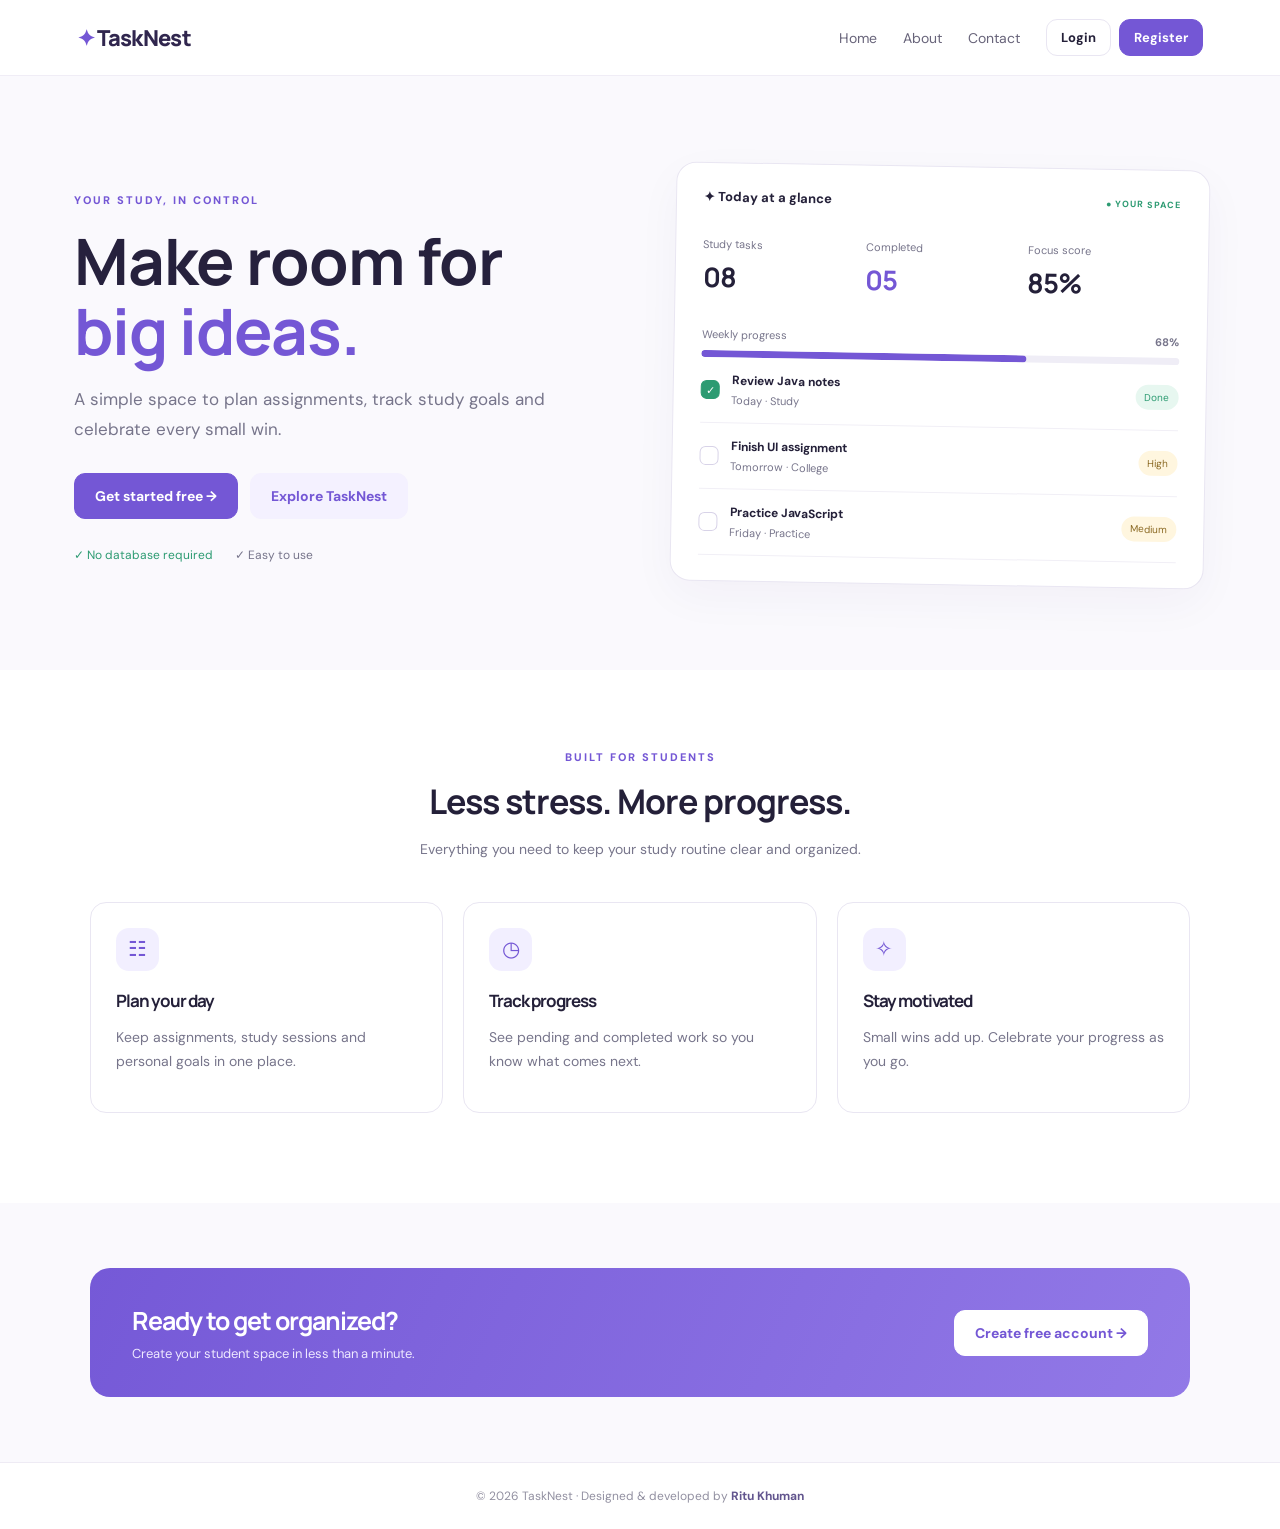
<file: index.html>
<!DOCTYPE html>
<html lang="en"><head><meta charset="UTF-8"><meta name="viewport" content="width=device-width,initial-scale=1"><title>TaskNest | Student Task Manager</title><link rel="stylesheet" href="style.css"></head>
<body><header class="nav"><a class="brand" href="index.html">✦ TaskNest</a><nav><a href="index.html">Home</a><a href="about.html">About</a><a href="contact.html">Contact</a><span id="navAuth"><a class="btn small" href="login.html">Login</a><a class="btn small primary" href="register.html">Register</a></span></nav></header>
<main><section class="hero"><div><span class="eyebrow">YOUR STUDY, IN CONTROL</span><h1>Make room for<br><em>big ideas.</em></h1><p class="lead">A simple space to plan assignments, track study goals and celebrate every small win.</p><div class="actions"><a class="btn primary" href="register.html">Get started free →</a><a class="btn light" href="about.html">Explore TaskNest</a></div><div class="proof"><span>✓ No database required</span><span>✓ Easy to use</span></div></div><div class="hero-card"><div class="card-top"><span>✦ Today at a glance</span><span class="live">● YOUR SPACE</span></div><div class="stat-row"><div><small>Study tasks</small><h2>08</h2></div><div><small>Completed</small><h2 class="purple">05</h2></div><div><small>Focus score</small><h2>85%</h2></div></div><div class="progress-label"><span>Weekly progress</span><b>68%</b></div><div class="progress"><i style="width:68%"></i></div><div class="sample-task"><span class="check">✓</span><div><b>Review Java notes</b><small>Today · Study</small></div><span class="tag done">Done</span></div><div class="sample-task"><span class="empty-check"></span><div><b>Finish UI assignment</b><small>Tomorrow · College</small></div><span class="tag">High</span></div><div class="sample-task"><span class="empty-check"></span><div><b>Practice JavaScript</b><small>Friday · Practice</small></div><span class="tag">Medium</span></div></div></section>
<section class="features"><div class="section-head"><span class="eyebrow">BUILT FOR STUDENTS</span><h2>Less stress. More progress.</h2><p>Everything you need to keep your study routine clear and organized.</p></div><div class="feature-grid"><article class="feature"><div class="feature-icon">☷</div><h3>Plan your day</h3><p>Keep assignments, study sessions and personal goals in one place.</p></article><article class="feature"><div class="feature-icon">◷</div><h3>Track progress</h3><p>See pending and completed work so you know what comes next.</p></article><article class="feature"><div class="feature-icon">✧</div><h3>Stay motivated</h3><p>Small wins add up. Celebrate your progress as you go.</p></article></div></section><section class="cta"><div><h2>Ready to get organized?</h2><p>Create your student space in less than a minute.</p></div><a class="btn white" href="register.html">Create free account →</a></section></main><footer>© 2026 TaskNest · Designed & developed by <b>Ritu Khuman</b></footer><script src="app.js"></script></body></html>
</file>
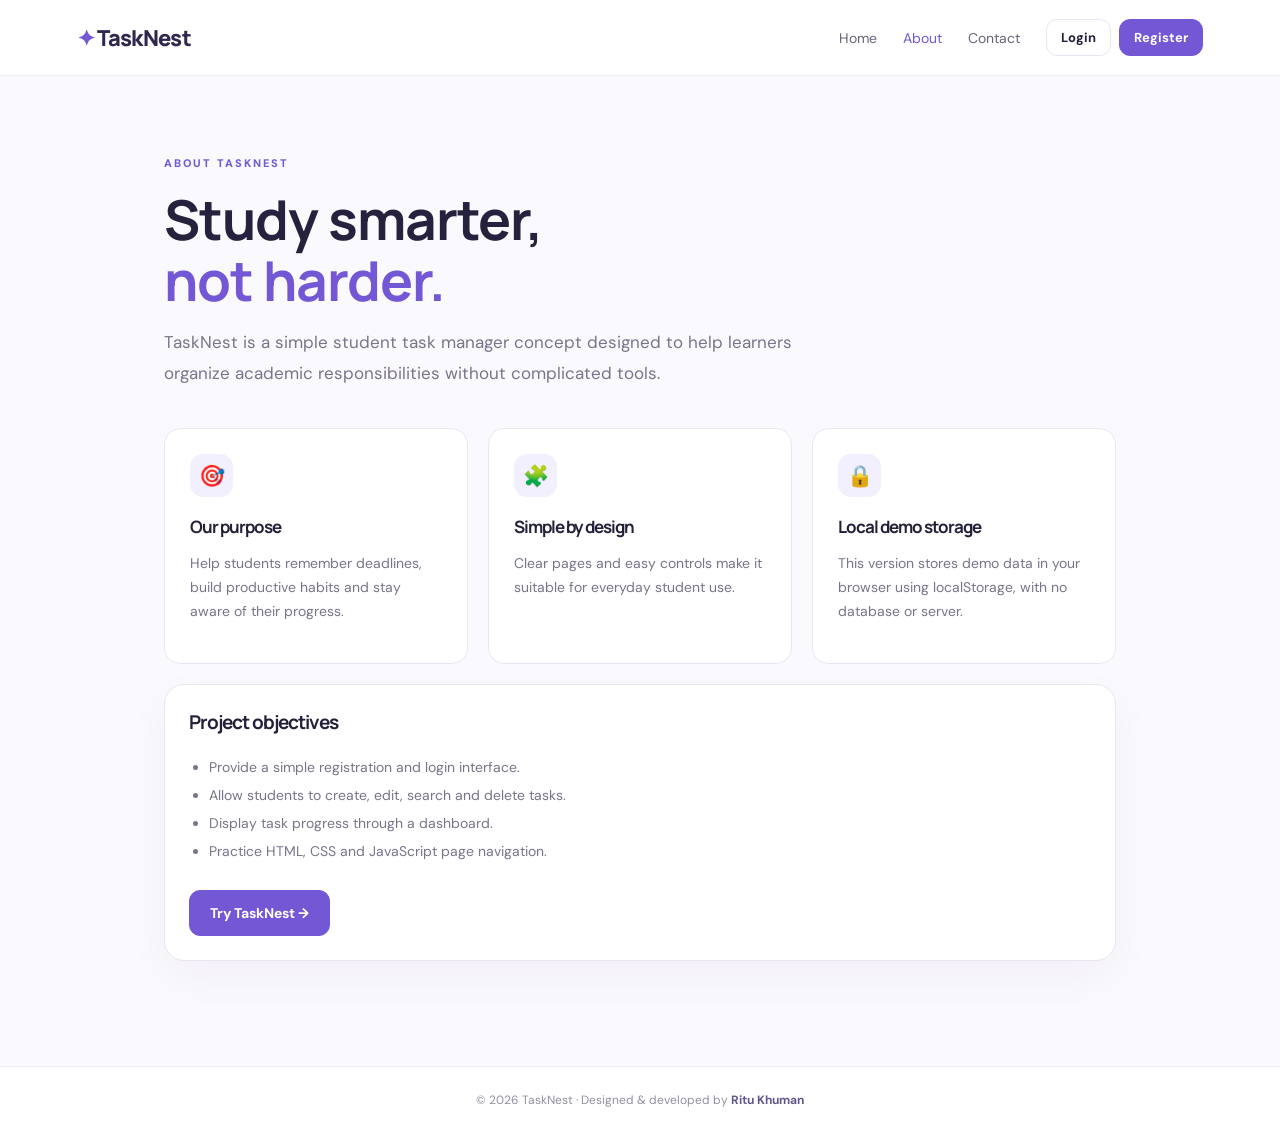
<file: about.html>
<!DOCTYPE html><html lang="en"><head><meta charset="UTF-8"><meta name="viewport" content="width=device-width,initial-scale=1"><title>About | TaskNest</title><link rel="stylesheet" href="style.css"></head><body><header class="nav"><a class="brand" href="index.html">✦ TaskNest</a><nav><a href="index.html">Home</a><a class="active" href="about.html">About</a><a href="contact.html">Contact</a><span id="navAuth"><a class="btn small" href="login.html">Login</a><a class="btn small primary" href="register.html">Register</a></span></nav></header><main class="content-page"><span class="eyebrow">ABOUT TASKNEST</span><h1>Study smarter,<br><em>not harder.</em></h1><p class="lead">TaskNest is a simple student task manager concept designed to help learners organize academic responsibilities without complicated tools.</p><div class="about-grid"><article class="feature"><div class="feature-icon">🎯</div><h3>Our purpose</h3><p>Help students remember deadlines, build productive habits and stay aware of their progress.</p></article><article class="feature"><div class="feature-icon">🧩</div><h3>Simple by design</h3><p>Clear pages and easy controls make it suitable for everyday student use.</p></article><article class="feature"><div class="feature-icon">🔒</div><h3>Local demo storage</h3><p>This version stores demo data in your browser using localStorage, with no database or server.</p></article></div><section class="panel"><h2>Project objectives</h2><ul class="objectives"><li>Provide a simple registration and login interface.</li><li>Allow students to create, edit, search and delete tasks.</li><li>Display task progress through a dashboard.</li><li>Practice HTML, CSS and JavaScript page navigation.</li></ul><a class="btn primary" href="register.html">Try TaskNest →</a></section></main><footer>© 2026 TaskNest · Designed & developed by <b>Ritu Khuman</b></footer><script src="app.js"></script></body></html>
</file>
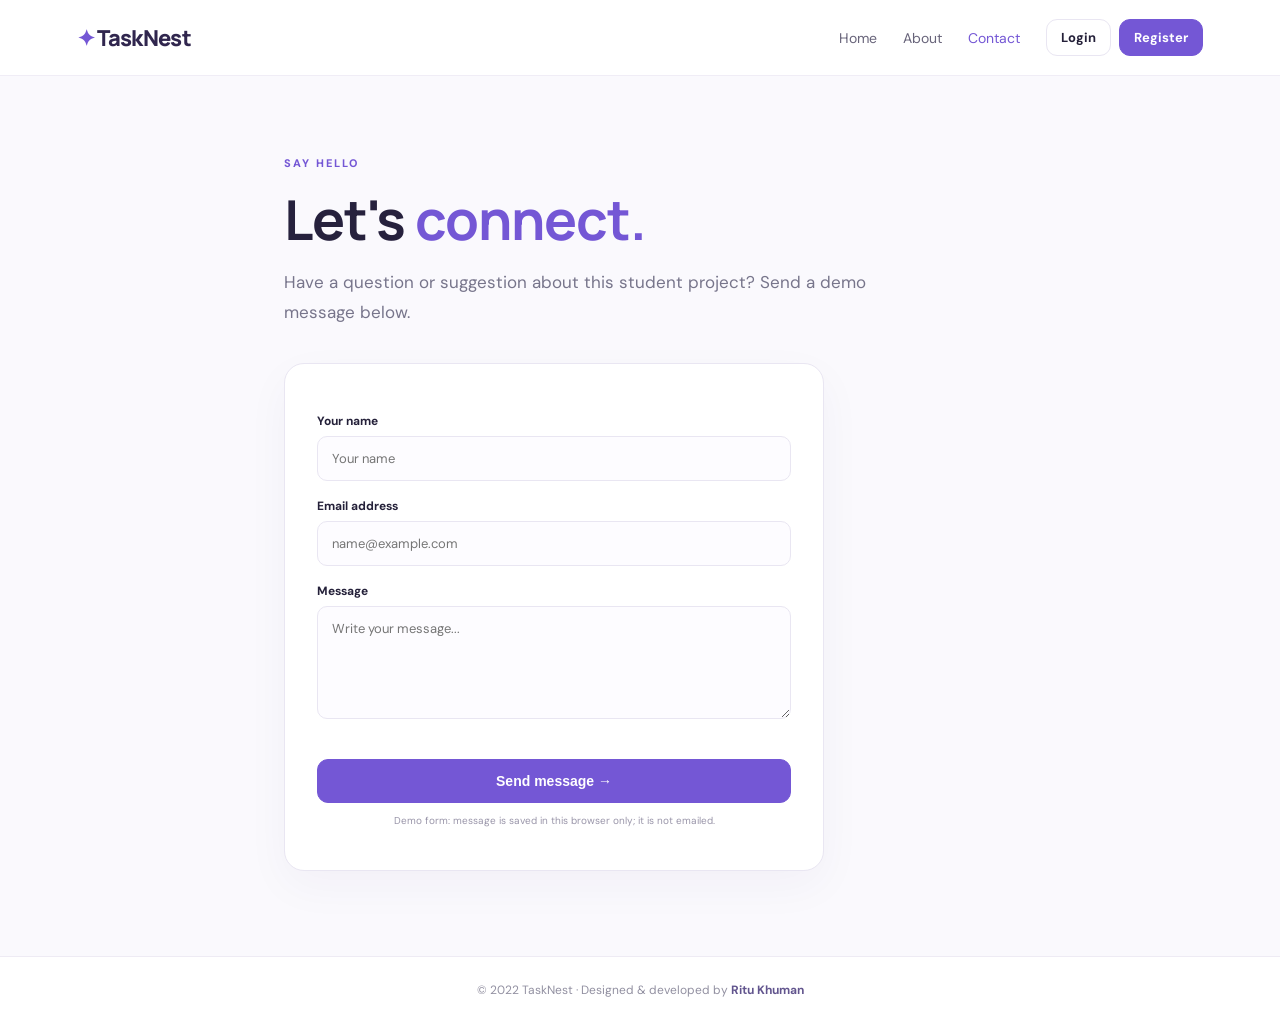
<file: contact.html>
<!DOCTYPE html><html lang="en"><head><meta charset="UTF-8"><meta name="viewport" content="width=device-width,initial-scale=1"><title>Contact | TaskNest</title><link rel="stylesheet" href="style.css"></head><body><header class="nav"><a class="brand" href="index.html">✦ TaskNest</a><nav><a href="index.html">Home</a><a href="about.html">About</a><a class="active" href="contact.html">Contact</a><span id="navAuth"><a class="btn small" href="login.html">Login</a><a class="btn small primary" href="register.html">Register</a></span></nav></header><main class="content-page contact-page"><span class="eyebrow">SAY HELLO</span><h1>Let's <em>connect.</em></h1><p class="lead">Have a question or suggestion about this student project? Send a demo message below.</p><form id="contactForm" class="form-card contact-card"><label>Your name</label><input id="contactName" required placeholder="Your name"><label>Email address</label><input type="email" id="contactEmail" required placeholder="name@example.com"><label>Message</label><textarea id="contactMessage" rows="5" required placeholder="Write your message..."></textarea><div id="message" class="message"></div><button class="btn primary full">Send message →</button><p class="hint">Demo form: message is saved in this browser only; it is not emailed.</p></form></main><footer>© 2022 TaskNest · Designed & developed by <b>Ritu Khuman</b></footer><script src="app.js"></script></body></html>
</file>
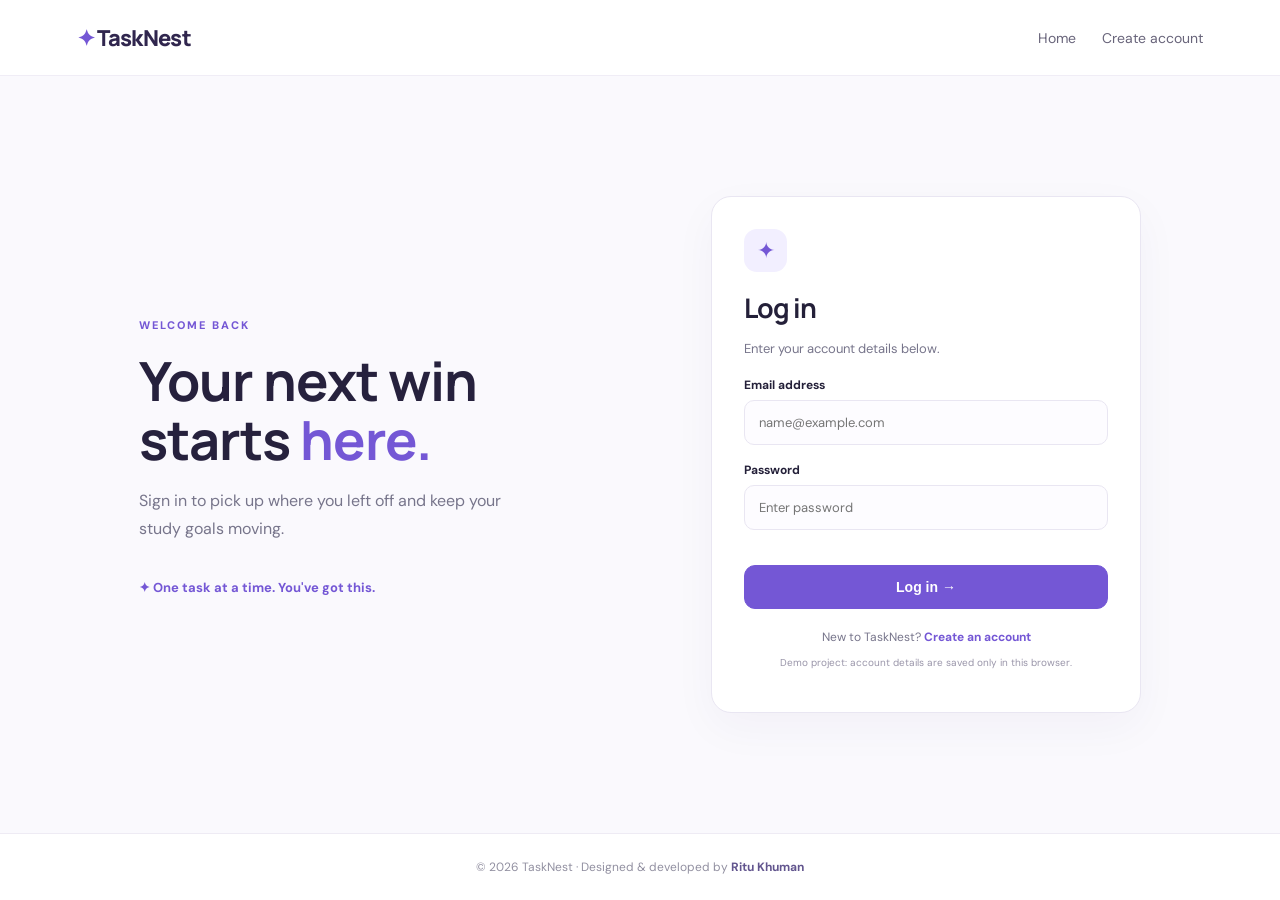
<file: dashboard.html>
<!DOCTYPE html><html lang="en"><head><meta charset="UTF-8"><meta name="viewport" content="width=device-width,initial-scale=1"><title>Dashboard | TaskNest</title><link rel="stylesheet" href="style.css"></head><body><header class="nav"><a class="brand" href="dashboard.html">✦ TaskNest</a><nav><a class="active" href="dashboard.html">Dashboard</a><a href="tasks.html">My Tasks</a><a href="about.html">About</a><button class="btn small" id="logoutBtn">Logout ↗</button></nav></header><main class="dash"><div class="welcome"><div><span class="eyebrow">STUDENT WORKSPACE</span><h1>Good to see you, <span id="welcomeName">Student</span>! ✨</h1><p class="muted">A fresh day to make steady progress.</p></div><a class="btn primary" href="tasks.html">+ Add a task</a></div><div class="stats"><article class="stat"><small>Total tasks</small><strong id="totalCount">0</strong><span>All your study goals</span></article><article class="stat"><small>Pending</small><strong id="pendingCount">0</strong><span>Still to be done</span></article><article class="stat"><small>Completed</small><strong id="completedCount">0</strong><span>Great work!</span></article><article class="stat"><small>Completion</small><strong id="completion">0%</strong><span>Keep it going</span></article></div><section class="panel"><div class="panel-head"><div><h2>Recent tasks</h2><p class="muted">Your latest activities at a glance.</p></div><a href="tasks.html">View all →</a></div><div id="recentTasks" class="task-list"></div></section><section class="quote"><span>✧ A little progress each day adds up to big results.</span><small>— Your TaskNest reminder</small></section></main><footer>© 2026 TaskNest · Designed & developed by <b>Ritu Khuman</b></footer><script src="app.js"></script></body></html>
</file>
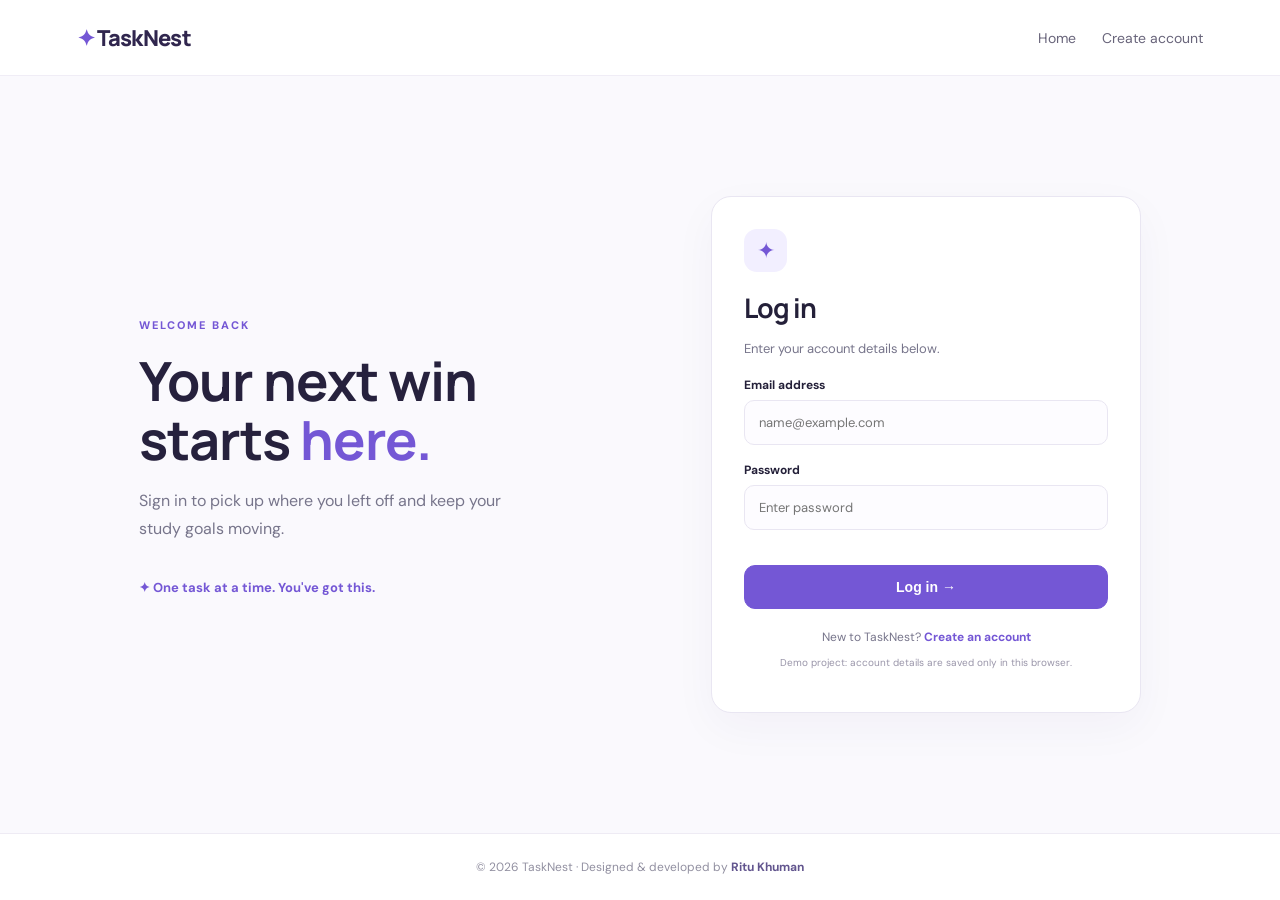
<file: login.html>
<!DOCTYPE html><html lang="en"><head><meta charset="UTF-8"><meta name="viewport" content="width=device-width,initial-scale=1"><title>Login | TaskNest</title><link rel="stylesheet" href="style.css"></head><body class="auth-page"><header class="nav"><a class="brand" href="index.html">✦ TaskNest</a><nav><a href="index.html">Home</a><a href="register.html">Create account</a></nav></header><main class="auth-wrap"><section class="auth-side"><span class="eyebrow">WELCOME BACK</span><h1>Your next win<br>starts <em>here.</em></h1><p>Sign in to pick up where you left off and keep your study goals moving.</p><div class="mini-note">✦ One task at a time. You've got this.</div></section><form class="form-card" id="loginForm"><div class="form-symbol">✦</div><h2>Log in</h2><p class="muted">Enter your account details below.</p><label>Email address</label><input type="email" id="email" placeholder="name@example.com" required><label>Password</label><input type="password" id="password" placeholder="Enter password" required><div id="message" class="message"></div><button class="btn primary full" type="submit">Log in →</button><p class="form-foot">New to TaskNest? <a href="register.html">Create an account</a></p><p class="hint">Demo project: account details are saved only in this browser.</p></form></main><footer>© 2026 TaskNest · Designed & developed by <b>Ritu Khuman</b></footer><script src="app.js"></script></body></html>
</file>
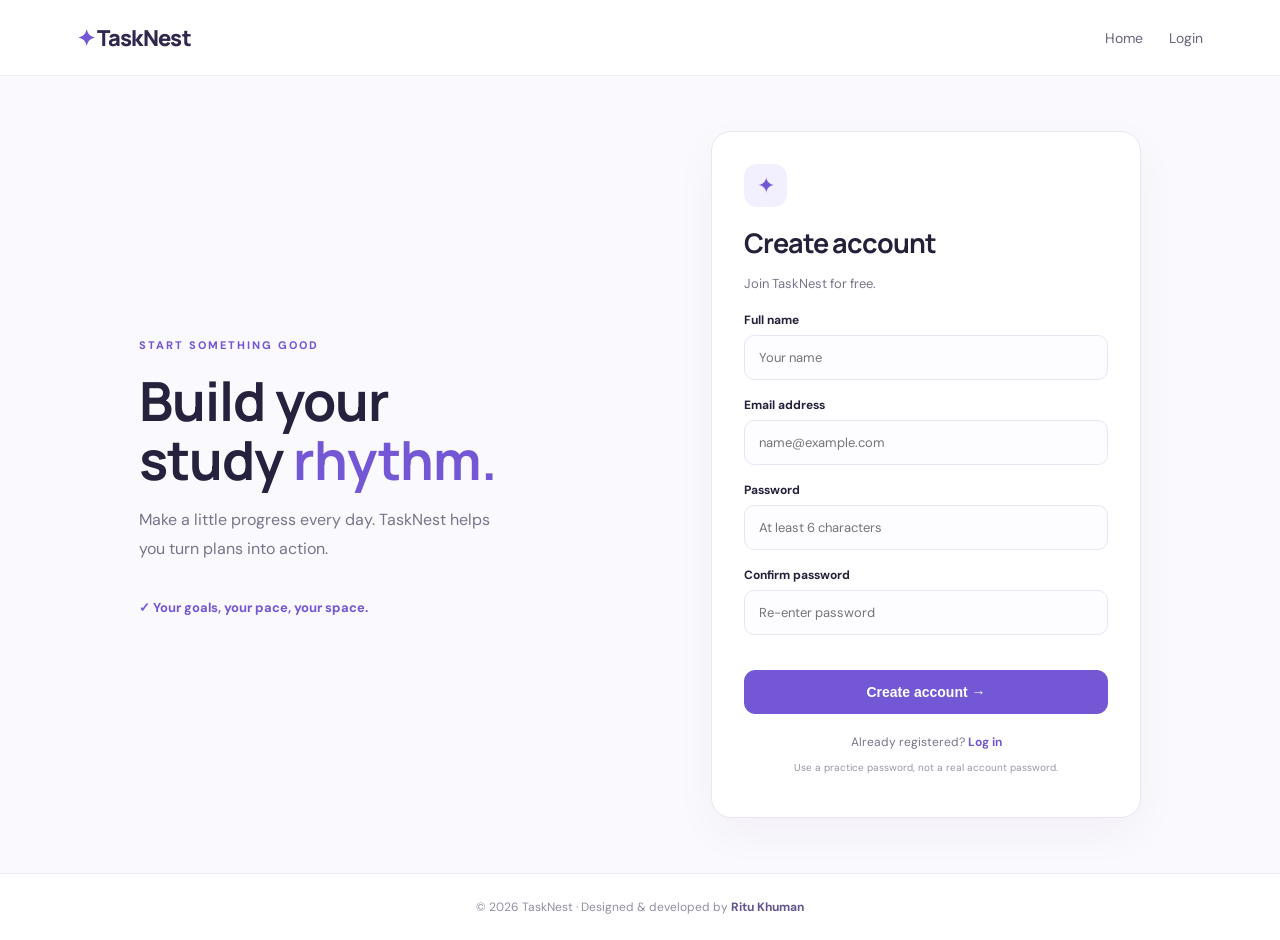
<file: register.html>
<!DOCTYPE html><html lang="en"><head><meta charset="UTF-8"><meta name="viewport" content="width=device-width,initial-scale=1"><title>Register | TaskNest</title><link rel="stylesheet" href="style.css"></head><body class="auth-page"><header class="nav"><a class="brand" href="index.html">✦ TaskNest</a><nav><a href="index.html">Home</a><a href="login.html">Login</a></nav></header><main class="auth-wrap"><section class="auth-side"><span class="eyebrow">START SOMETHING GOOD</span><h1>Build your<br>study <em>rhythm.</em></h1><p>Make a little progress every day. TaskNest helps you turn plans into action.</p><div class="mini-note">✓ Your goals, your pace, your space.</div></section><form class="form-card" id="registerForm"><div class="form-symbol">✦</div><h2>Create account</h2><p class="muted">Join TaskNest for free.</p><label>Full name</label><input id="name" type="text" placeholder="Your name" required><label>Email address</label><input id="email" type="email" placeholder="name@example.com" required><label>Password</label><input id="password" type="password" minlength="6" placeholder="At least 6 characters" required><label>Confirm password</label><input id="confirm" type="password" minlength="6" placeholder="Re-enter password" required><div id="message" class="message"></div><button class="btn primary full" type="submit">Create account →</button><p class="form-foot">Already registered? <a href="login.html">Log in</a></p><p class="hint">Use a practice password, not a real account password.</p></form></main><footer>© 2026 TaskNest · Designed & developed by <b>Ritu Khuman</b></footer><script src="app.js"></script></body></html>
</file>
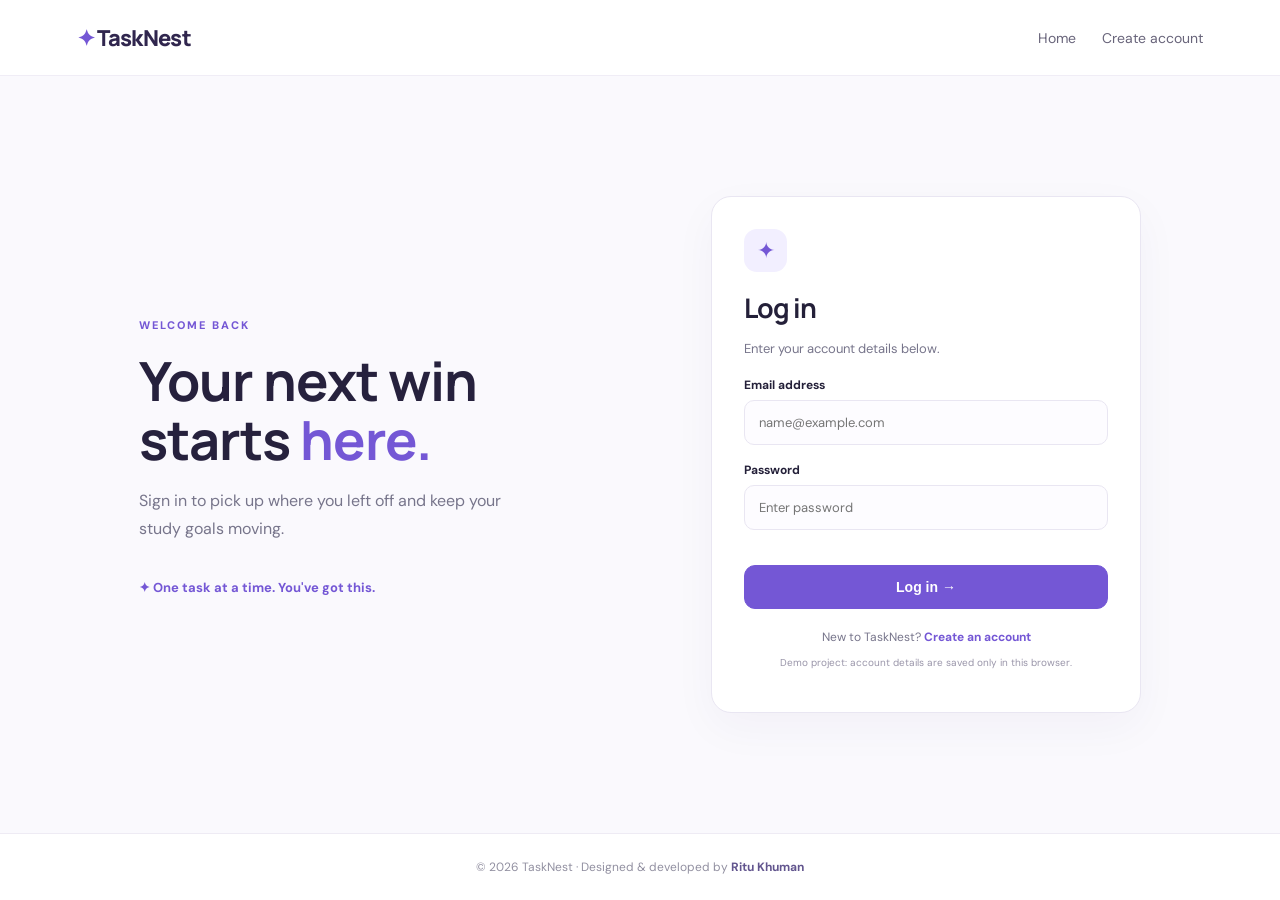
<file: tasks.html>
<!DOCTYPE html><html lang="en"><head><meta charset="UTF-8"><meta name="viewport" content="width=device-width,initial-scale=1"><title>My Tasks | TaskNest</title><link rel="stylesheet" href="style.css"></head><body><header class="nav"><a class="brand" href="dashboard.html">✦ TaskNest</a><nav><a href="dashboard.html">Dashboard</a><a class="active" href="tasks.html">My Tasks</a><a href="about.html">About</a><button class="btn small" id="logoutBtn">Logout ↗</button></nav></header><main class="dash"><div class="welcome"><div><span class="eyebrow">STAY ON TRACK</span><h1>My tasks</h1><p class="muted">Add your work, set priorities and mark tasks complete.</p></div></div><section class="panel task-form-panel"><h2 id="formTitle">Add a new task</h2><form id="taskForm" class="task-form"><input id="taskTitle" placeholder="Task name (e.g. Complete Java assignment)" required><input id="taskSubject" placeholder="Subject / category"><input id="taskDate" type="date"><select id="taskPriority"><option>Medium</option><option>High</option><option>Low</option></select><button class="btn primary" type="submit" id="saveTask">Add task +</button><button class="btn light hidden" type="button" id="cancelEdit">Cancel</button></form></section><div class="filter-row"><input id="searchTask" placeholder="⌕ Search tasks..."><select id="filterStatus"><option value="all">All tasks</option><option value="pending">Pending</option><option value="completed">Completed</option></select><select id="filterPriority"><option value="all">All priorities</option><option>High</option><option>Medium</option><option>Low</option></select></div><section class="panel"><div class="panel-head"><h2>Your task list</h2><span class="muted" id="taskCountLabel">0 tasks</span></div><div id="allTasks" class="task-list"></div></section></main><footer>© 2026 TaskNest · Designed & developed by <b>Ritu Khuman</b></footer><script src="app.js"></script></body></html>
</file>
<file: style.css>
@import url('https://fonts.googleapis.com/css2?family=DM+Sans:wght@400;500;600;700&family=Manrope:wght@400;500;600;700;800&display=swap');
:root{--ink:#242039;--muted:#77758b;--purple:#7457d5;--pale:#f2efff;--line:#e9e6f2;--white:#fff;--bg:#faf9fd;--green:#2d9b72}*{box-sizing:border-box}body{margin:0;background:var(--bg);color:var(--ink);font-family:'DM Sans',sans-serif}a{color:inherit;text-decoration:none}.nav{height:76px;display:flex;align-items:center;justify-content:space-between;padding:0 max(6%,calc((100% - 1180px)/2));background:#fff;border-bottom:1px solid #f0edf6;gap:20px}.brand{font:800 22px Manrope,sans-serif;color:#30264e;letter-spacing:-.7px}.brand:first-letter{color:var(--purple)}nav{display:flex;align-items:center;gap:26px;font-size:14px;color:#68647a}nav a:hover,nav a.active{color:var(--purple)}#navAuth{display:flex;gap:8px;align-items:center}.btn{display:inline-flex;justify-content:center;align-items:center;padding:13px 20px;border:1px solid var(--line);border-radius:11px;font-weight:700;font-size:14px;background:#fff;color:var(--ink);cursor:pointer;transition:.2s}.btn:hover{transform:translateY(-1px);box-shadow:0 7px 20px #35205e12}.btn.primary{background:var(--purple);color:white;border-color:var(--purple)}.btn.light{background:#f4f1ff;color:var(--purple);border-color:#f4f1ff}.btn.white{background:#fff;color:var(--purple);border-color:white}.btn.small{padding:9px 14px;font-size:13px}.btn.full{width:100%;margin-top:8px}.hero{max-width:1180px;margin:0 auto;padding:90px 24px 85px;display:grid;grid-template-columns:1fr 1fr;align-items:center;gap:65px;min-height:570px}.eyebrow{font-size:11px;letter-spacing:2px;font-weight:800;color:var(--purple)}h1,h2,h3{font-family:Manrope,sans-serif;letter-spacing:-1px}h1{font-size:clamp(42px,5vw,65px);line-height:1.1;margin:17px 0;color:#26213d}h1 em{font-style:normal;color:var(--purple)}.lead{font-size:17px;line-height:1.8;color:var(--muted);max-width:500px}.actions{display:flex;gap:12px;margin:28px 0}.proof{display:flex;gap:22px;color:#77758b;font-size:12px}.proof span:first-child{color:var(--green)}.hero-card,.panel,.form-card{background:white;border:1px solid var(--line);border-radius:20px;box-shadow:0 15px 45px #35205e0a}.hero-card{padding:25px 27px;transform:rotate(1deg)}.card-top,.panel-head,.progress-label{display:flex;justify-content:space-between;align-items:center}.card-top{font-weight:700;font-size:13px}.live{font-size:9px;color:var(--green);letter-spacing:1px}.stat-row{display:grid;grid-template-columns:repeat(3,1fr);gap:10px;margin:27px 0}.stat-row small,.stat small{color:var(--muted);font-size:11px}.stat-row h2{font-size:27px;margin:5px 0}.purple{color:var(--purple)}.progress-label{font-size:11px;color:var(--muted);margin-bottom:9px}.progress{height:7px;background:#efedf6;border-radius:20px;overflow:hidden}.progress i{display:block;height:100%;background:var(--purple);border-radius:20px}.sample-task,.task-item{display:flex;align-items:center;gap:12px;padding:15px 0;border-bottom:1px solid #f1eff6}.sample-task:first-of-type{margin-top:10px}.sample-task div,.task-main{flex:1;display:flex;flex-direction:column;gap:5px}.sample-task b,.task-main b{font-size:12px}.sample-task small,.task-main small{font-size:11px;color:var(--muted)}.check,.empty-check{width:19px;height:19px;border-radius:6px;border:1px solid #d8d3e8;display:grid;place-items:center;color:white;font-size:11px}.check{background:var(--green);border-color:var(--green)}.tag{font-size:10px;color:#8b6a24;background:#fff6df;padding:6px 9px;border-radius:20px}.tag.done{background:#e7f7f0;color:var(--green)}.features{background:white;padding:75px 24px 90px}.section-head{text-align:center}.section-head h2{font-size:34px;margin:12px 0}.section-head p,.feature p{color:var(--muted);line-height:1.7;font-size:14px}.feature-grid,.about-grid{max-width:1100px;margin:40px auto 0;display:grid;grid-template-columns:repeat(3,1fr);gap:20px}.feature{padding:25px;background:#fff;border:1px solid var(--line);border-radius:16px}.feature-icon{width:43px;height:43px;display:grid;place-items:center;border-radius:13px;background:var(--pale);color:var(--purple);font-size:21px}.feature h3{font-size:17px;margin:18px 0 7px}.cta{max-width:1100px;margin:65px auto;padding:35px 42px;border-radius:20px;background:linear-gradient(115deg,#7559d7,#9279e7);color:white;display:flex;justify-content:space-between;align-items:center}.cta h2{margin:0 0 7px;font-size:25px}.cta p{margin:0;color:#eee8ff;font-size:13px}footer{text-align:center;padding:25px 15px;color:#9290a1;font-size:12px;border-top:1px solid #eeebf4;background:white}footer b{color:#62558e}.auth-page{min-height:100vh;display:flex;flex-direction:column}.auth-wrap{flex:1;max-width:1050px;width:100%;margin:auto;padding:55px 24px;display:grid;grid-template-columns:1fr 430px;align-items:center;gap:80px}.auth-side h1{font-size:54px}.auth-side p{max-width:370px;line-height:1.8;color:var(--muted)}.mini-note{margin-top:35px;color:var(--purple);font-size:13px;font-weight:700}.form-card{padding:32px}.form-symbol{width:43px;height:43px;border-radius:13px;background:var(--pale);display:grid;place-items:center;color:var(--purple);font-size:22px}.form-card h2{font-size:27px;margin:17px 0 4px}.muted{color:var(--muted);font-size:13px;line-height:1.6}.form-card label{display:block;font-size:12px;font-weight:700;margin:17px 0 7px}.form-card input,.form-card textarea,.task-form input,.task-form select,.filter-row input,.filter-row select{width:100%;border:1px solid var(--line);background:#fdfcff;border-radius:10px;padding:13px 14px;font:13px 'DM Sans',sans-serif;color:var(--ink);outline:none}.form-card input:focus,.form-card textarea:focus,.task-form input:focus{border-color:#a99ae5;box-shadow:0 0 0 3px #7457d514}.form-foot{text-align:center;font-size:12px;color:var(--muted);margin:20px 0 0}.form-foot a,.panel-head>a{color:var(--purple);font-weight:700}.hint{font-size:10px;color:#9995a9;text-align:center;line-height:1.5}.message{font-size:12px;color:#c14444;margin-top:12px;min-height:15px}.message.success{color:var(--green)}.dash{max-width:1120px;margin:0 auto;padding:48px 24px 75px}.welcome{display:flex;justify-content:space-between;align-items:center;margin-bottom:30px}.welcome h1{font-size:32px;margin:9px 0}.welcome h1 span{color:var(--purple)}.stats{display:grid;grid-template-columns:repeat(4,1fr);gap:16px;margin-bottom:25px}.stat{background:white;border:1px solid var(--line);border-radius:15px;padding:20px}.stat strong{display:block;font:800 31px Manrope,sans-serif;margin:9px 0;color:var(--purple)}.stat span{font-size:11px;color:var(--muted)}.panel{padding:24px;margin:20px 0}.panel-head{margin-bottom:10px}.panel-head h2,.panel h2{font-size:19px;margin:0 0 5px}.panel-head .muted{margin:0}.task-list .empty{text-align:center;padding:32px 10px;color:var(--muted);font-size:13px}.task-item:last-child{border-bottom:0}.task-item.completed .task-main b{text-decoration:line-through;color:#9b98a9}.task-actions{display:flex;gap:7px}.text-btn{border:0;background:#f4f1ff;color:var(--purple);padding:7px 9px;border-radius:8px;cursor:pointer;font-size:11px;font-weight:700}.text-btn.delete{background:#fff0f0;color:#c34f58}.quote{background:#f2efff;padding:22px 25px;border-radius:14px;color:#5d4aa4;display:flex;justify-content:space-between;gap:15px;font-size:13px}.quote small{color:#8a7abf}.task-form-panel h2{margin-bottom:17px}.task-form{display:grid;grid-template-columns:2fr 1.1fr 1fr .8fr auto;gap:9px}.filter-row{display:grid;grid-template-columns:1fr 180px 180px;gap:10px;margin:22px 0}.hidden{display:none!important}.content-page{max-width:1000px;margin:0 auto;padding:75px 24px 85px}.content-page h1{font-size:55px}.content-page>.lead{max-width:650px}.objectives{color:var(--muted);line-height:2;font-size:14px;padding-left:20px;margin:18px 0 25px}.contact-page{max-width:760px}.contact-card{max-width:540px;margin-top:35px}.contact-card textarea{resize:vertical}@media(max-width:800px){.hero{grid-template-columns:1fr;gap:35px;padding-top:55px}.hero-card{max-width:540px;width:100%;transform:none}.auth-wrap{grid-template-columns:1fr;gap:25px;max-width:560px}.auth-side h1{font-size:42px}.auth-side p{margin-bottom:0}.auth-side .mini-note{margin-top:12px}.stats{grid-template-columns:repeat(2,1fr)}.task-form{grid-template-columns:1fr 1fr}.feature-grid,.about-grid{grid-template-columns:1fr}.cta{margin:35px 20px;gap:20px}.content-page{padding-top:50px}}@media(max-width:560px){.nav{height:auto;min-height:68px;padding:15px 18px;align-items:flex-start}nav{gap:10px;flex-wrap:wrap;justify-content:flex-end;font-size:12px}nav .btn{padding:7px 9px}.brand{font-size:19px;white-space:nowrap}.hero{padding:45px 20px}.hero h1{font-size:45px}.lead{font-size:15px}.actions{flex-wrap:wrap}.proof{gap:10px;flex-wrap:wrap}.features{padding:55px 20px}.section-head h2{font-size:27px}.cta{padding:25px;flex-direction:column;align-items:flex-start}.auth-wrap{padding:35px 18px}.form-card{padding:24px}.dash{padding:35px 16px}.welcome{align-items:flex-start;gap:12px;flex-direction:column}.welcome h1{font-size:27px}.stats{gap:9px}.stat{padding:15px}.stat strong{font-size:25px}.task-form{grid-template-columns:1fr}.filter-row{grid-template-columns:1fr 1fr}.filter-row input{grid-column:1/-1}.panel{padding:17px}.quote{flex-direction:column}.content-page{padding:45px 18px}.content-page h1{font-size:43px}.task-actions{flex-wrap:wrap}.task-item{align-items:flex-start}}
</file>
